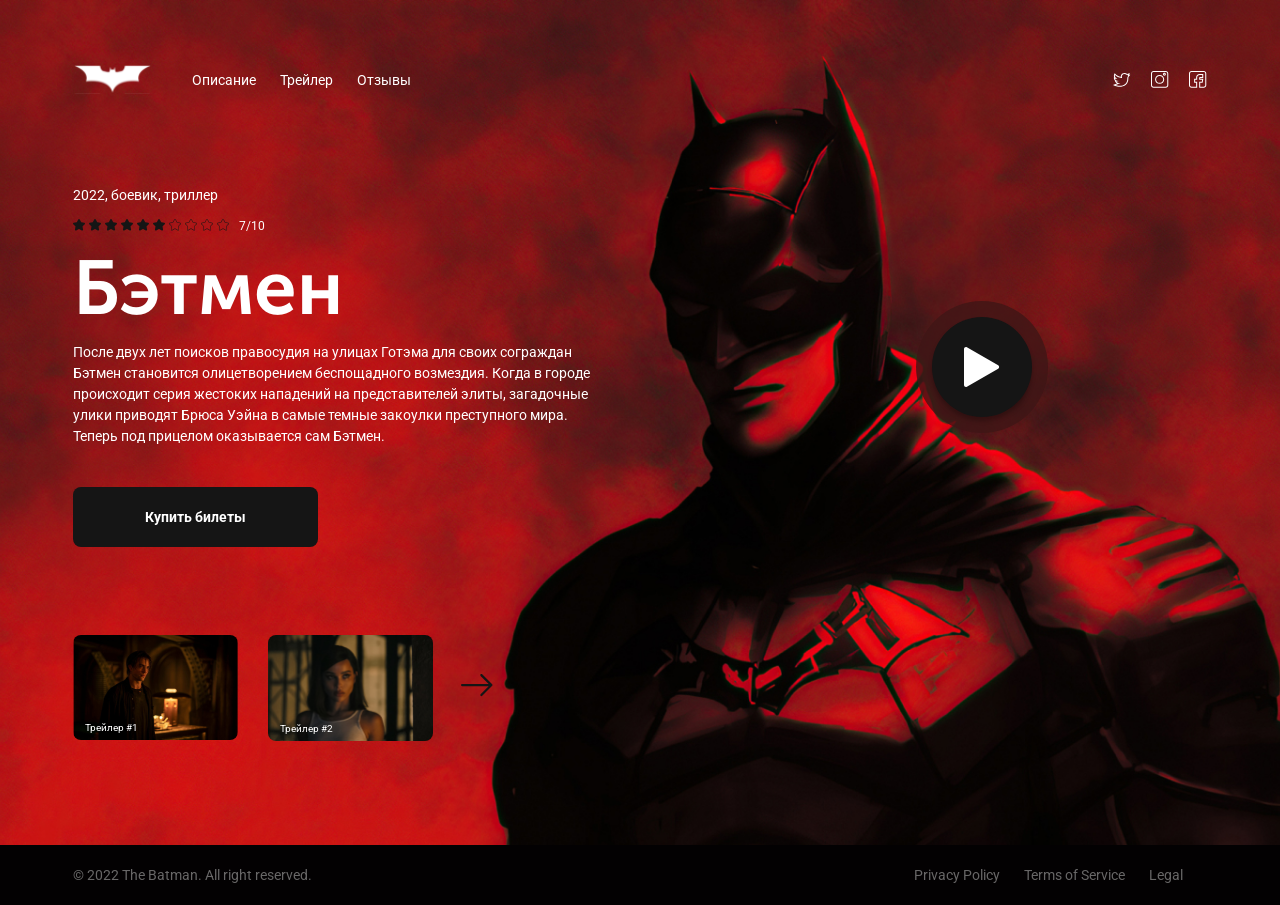
<file: index.html>
<!DOCTYPE html>
<html lang="en">
<head>
	<meta charset="UTF-8">
	<meta name="viewport" content="width=device-width, initial-scale=1.0">
	<title>Batman</title> 
	<link rel="preconnect" href="https://fonts.googleapis.com">
	<link rel="preconnect" href="https://fonts.gstatic.com" crossorigin>
	<link href="https://fonts.googleapis.com/css2?family=Roboto:wght@400;700&display=swap" rel="stylesheet">
	<link rel="stylesheet" href="https://unpkg.com/swiper@8/swiper-bundle.min.css"/>
	<link rel="stylesheet" href="css/style.css">
</head>
<body>

	<!-- wrapper -->
	<div class="wrapper">

		<!-- header -->
		<header class="header">
			<div class="_container">
				<div class="header__burger">
					<img src="img/svg/burger.svg" alt="photo">
				</div>
				<div class="header__body">
					<div class="header__logo">
						<img src="img/svg/logo.svg" alt="photo">
					</div>
					<nav class="header__nav nav">
						<ul class="nav__list">
							<li class="nav__item">
								<a href="#" class="nav__link">
									Описание 
								</a>
							</li>
								<li class="nav__item">
								<a href="#" class="nav__link">
									Трейлер
								</a>
							</li>
							<li class="nav__item">
								<a href="#" class="nav__link">
									Отзывы
								</a>
							</li>
						</ul>
					</nav>
					<div class="header__socials">
						<a href="#" class="header__social">
							<img src="img/svg/twitter.svg" alt="photo">
						</a>
						<a href="#" class="header__social">
							<img src="img/svg/instagram.svg" alt="photo">
						</a>
						<a href="#" class="header__social">
							<img src="img/svg/facebook.svg" alt="photo">
						</a>
					</div>
					<div class="header__menu-close">
						<img src="img/svg/close.svg" alt="photo">
					</div>
				</div>
			</div>
		</header>
		<!-- header -->

		<!-- main -->
		<main class="main">
			<!-- batman -->
			<section class="batman">
				<div class="_container">
					<div class="batman__body">
						<div class="batman__info">
							<div class="batman__offer">
								<small class="batman__sm">
									2022, боевик, триллер
								</small>
								<div class="batman__rating">
									<div class="batman__stars">
										<div class="batman__star star-active">
										    <img src="img/svg/star-active.svg" alt="photo">
									    </div>
									    <div class="batman__star star-active">
										    <img src="img/svg/star-active.svg" alt="photo">
									    </div>
									    <div class="batman__star star-active">
										    <img src="img/svg/star-active.svg" alt="photo">
									    </div>
									    <div class="batman__star star-active">
										    <img src="img/svg/star-active.svg" alt="photo">
									    </div>
									    <div class="batman__star star-active">
										    <img src="img/svg/star-active.svg" alt="photo">
									    </div>
									    <div class="batman__star star-active">
										    <img src="img/svg/star-active.svg" alt="photo">
									    </div>
									    <div class="batman__star star-active">
										    <img src="img/svg/not-active.svg" alt="photo">
									    </div>
									    <div class="batman__star">
										    <img src="img/svg/not-active.svg" alt="photo">
									    </div>
									    <div class="batman__star">
										    <img src="img/svg/not-active.svg" alt="photo">
									    </div>
									    <div class="batman__star">
										    <img src="img/svg/not-active.svg" alt="photo">
									    </div>
									</div>
									<div class="batman__number">7/10</div>
								</div>
								<h1 class="batman__title">
									Бэтмен
								</h1>
								<p class="batman__description">
									После двух лет поисков правосудия на улицах Готэма для своих сограждан Бэтмен становится олицетворением беспощадного возмездия. Когда в городе происходит серия жестоких нападений на представителей элиты, загадочные улики приводят Брюса Уэйна в самые темные закоулки преступного мира. Теперь под прицелом оказывается сам Бэтмен.
								</p>
								<a href="#" class="batman__button">
									Купить билеты
								</a>
							</div>
							<div class="batman__button-play">
								<div class="batman__button-dark">
									<img src="img/svg/play.svg" alt="photo">
								</div>
							</div>
						</div>
						<div class="batman-slider__wrap">
							<!-- Slider main container -->
							<div class="batman-slider swiper">
							  <!-- Additional required wrapper -->
							  <div class="batman-slider__wpapper swiper-wrapper">
								    <!-- Slides -->
								    <div class="batman-slider__slide swiper-slide">
								    	<a target="_blank" href="https://youtu.be/Sdp6VL_NBnY" class="batman-slider__link">
								    		<img src="img/slider/slide-1.png" alt="photo">
								    	</a>
								    	<span class="batman-slider__sp">
								    		Трейлер #1
								    	</span>
								    </div>
								    <div class="batman-slider__slide swiper-slide">
								    	<a target="_blank" href="https://youtu.be/zL4LFSbFPcw" class="batman-slider__link">
								    		<img src="img/slider/slide-2.png" alt="photo">
								    	</a>
								    	<span class="batman-slider__sp">
								    		Трейлер #2
								    	</span>
								    </div>
							  </div>
							</div>
							<div class="batman-slider__arrow">
								<img src="img/svg/arrow.svg" alt="photo">
							</div>
						</div>
					</div>
				</div>
			</section>
			<!-- batman -->
		</main>
		<!-- main -->

		<!-- footer -->
		<footer class="footer">
			<div class="_container">
				<div class="footer__body">
					<small class="footer__sm">
						© 2022 The Batman. All right reserved.
					</small>
					<ul class="footer__list">
						<li class="footer__item">
							<a href="#" class="footer__link">
								Privacy Policy
							</a>
						</li>
						<li class="footer__item">
							<a href="#" class="footer__link">
								Terms of Service
							</a>
						</li>
						<li class="footer__item">
							<a href="#" class="footer__link">
								Legal
							</a>
						</li>
					</ul>
				</div>
			</div>
		</footer>
		<!-- footer -->

		<div class="modal close">
			<div class="modal__inner">
				<iframe width="100%" height="100%" src="https://www.youtube.com/embed/zL4LFSbFPcw" title="YouTube video player" frameborder="0" allow="accelerometer; autoplay; clipboard-write; encrypted-media; gyroscope; picture-in-picture" allowfullscreen></iframe>
			</div>
		</div>

	</div>
	<!-- wrapper -->
	<script src="https://unpkg.com/swiper@8/swiper-bundle.min.js"></script>
	<script src="js/script.js"></script>
</body>
</html>
</file>
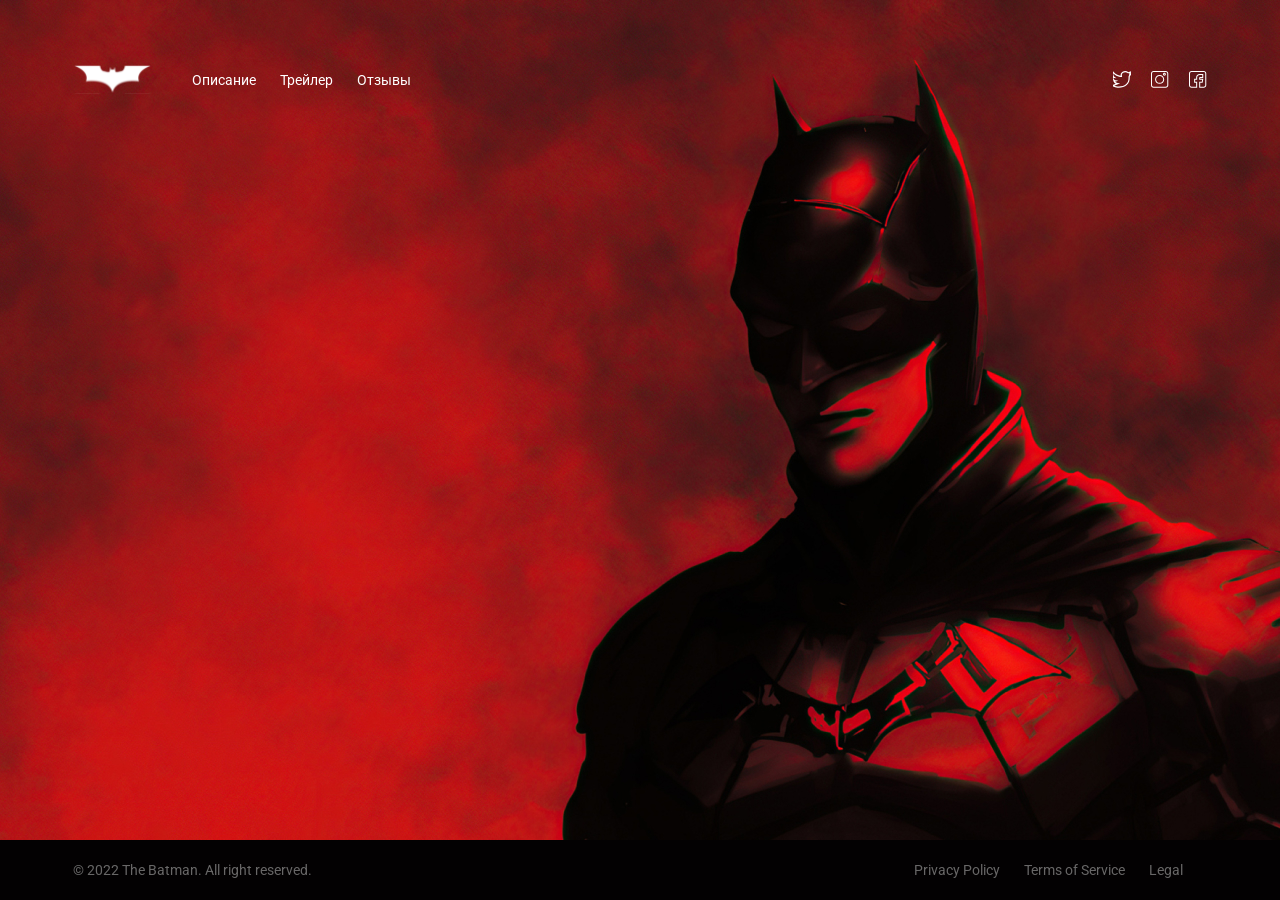
<file: batman/index.html>
<!DOCTYPE html>
<html lang="en">
<head>
	<meta charset="UTF-8">
	<meta name="viewport" content="width=device-width, initial-scale=1.0">
	<title>Batman</title>
	<link rel="stylesheet" href="css/style.css">
	<link rel="preconnect" href="https://fonts.googleapis.com">
	<link rel="preconnect" href="https://fonts.gstatic.com" crossorigin>
	<link href="https://fonts.googleapis.com/css2?family=Roboto:wght@400;700&display=swap" rel="stylesheet">
</head>
<body>

	<!-- wrapper -->
	<div class="wrapper">

		<!-- header -->
		<header class="header">
			<div class="_container">
				<div class="header__body">
					<div class="header__menu">
						<div class="header__logo">
							<img src="img/svg/logo.svg" alt="photo">
						</div>
						<nav class="header__nav nav">
							<ul class="nav__list">
								<li class="nav__item">
									<a href="#" class="nav__link">
										Описание 
									</a>
								</li>
								<li class="nav__item">
									<a href="#" class="nav__link">
										Трейлер
									</a>
								</li>
								<li class="nav__item">
									<a href="#" class="nav__link">
										Отзывы
									</a>
								</li>
							</ul>
						</nav>
					</div>
					<div class="header__socials">
						<a href="#" class="header__social">
							<img src="img/svg/twitter.svg" alt="photo">
						</a>
						<a href="#" class="header__social">
							<img src="img/svg/instagram.svg" alt="photo">
						</a>
						<a href="#" class="header__social">
							<img src="img/svg/facebook.svg" alt="photo">
						</a>
					</div>
				</div>
			</div>
		</header>
		<!-- header -->

		<!-- main -->
		<main class="main">
			
		</main>
		<!-- main -->

		<!-- footer -->
		<footer class="footer">
			<div class="_container">
				<div class="footer__body">
					<small class="footer__sm">
						© 2022 The Batman. All right reserved.
					</small>
					<ul class="footer__list">
						<li class="footer__item">
							<a href="#" class="footer__link">
								Privacy Policy
							</a>
						</li>
						<li class="footer__item">
							<a href="#" class="footer__link">
								Terms of Service
							</a>
						</li>
						<li class="footer__item">
							<a href="#" class="footer__link">
								Legal
							</a>
						</li>
					</ul>
				</div>
			</div>
		</footer>
		<!-- footer -->

		</div>
	<!-- wrapper -->

</body>
</html>
</file>
<file: css/style.css>
@font-face {
	font-family: 'Museo Sans Cyrl';
	src: url('../fonts/MuseoSansCyrl-700.eot');
	src: local('☺'), url('../fonts/MuseoSansCyrl-700.woff') format('woff'), 
					url('../fonts/MuseoSansCyrl-700.ttf') format('truetype'), 
					 url('../fonts/MuseoSansCyrl-700.svg') format('svg');
	font-weight: 700;
	font-style: normal;
}

* {
	margin: 0;
	padding: 0;
	border: none;
	box-sizing: border-box;
	text-decoration: none;
	list-style: none;
	outline: none; 
}

html,
body {
	width: 100%;
	height: 100%;
}

body {
	font-family: 'Roboto';
}

._container {
	max-width: 1134px;
	margin: 0 auto;
}

.wrapper {
	display: flex;
	flex-direction: column;
	min-height: 100%;
}

.main {
	flex: 1 1 auto;
}


/*header*/
.header {
	position: absolute;
	width: 100%;
	top: 65px;
}

.header__burger {
	display: none;
}

.header__burger img {
	display: block;
	width: 100%;
	height: 100%;
	object-fit: cover;
}

.header__body {
	display: flex;
	align-items: center;
	
}

.header__logo {
	order: 1;
	margin-right: 40px;
}

.header__logo img {
	display: block;
	width: 100%;
	height: 100%;
	object-fit: cover;
}

.header__nav {
	margin-right: auto;
	order: 2;
}

.nav {
}

.nav__list {
	display: flex;
	align-items: center;
	margin: 0px -12px;
}

.nav__item {
	padding: 0px 12px;
}

.nav__link {
	font-family: 'Roboto';
	font-style: normal;
	font-weight: normal;
	font-size: 14px;
	line-height: 16px;
	color: #FFFFFF;
}

.header__socials {
	display: flex;
	order: 3;
}

.header__social {
	margin-right: 20px;
}

.header__social:last-child {
	margin-right: 0px;
}

.header__social img {
	display: block;
	width: 100%;
	height: 100%;
	object-fit: contain;
}

.header__menu-close {
	display: none;
}
/*header*/


/*batman*/
.batman {
	background-image: url('../img/bg.jpg');
	background-repeat: no-repeat;
	background-size: cover;
	background-position: center top;
	padding: 187px 0px 104px 0px;
}

.batman__body {
}

.batman__info {
	max-width: 975px;
	display: flex;
	align-items: center;
	margin-bottom: 88px;
}

.batman__offer {
	flex: 0 1 55%;
}

.batman__sm {
	display: block;
	font-family: 'Roboto';
	font-style: normal;
	font-weight: normal;
	font-size: 14px;
	line-height: 16px;
	color: #FFFFFF;
	margin-bottom: 16px;
}

.batman__rating {
	display: flex;
	margin-bottom: 10px;
}

.batman__stars {
	display: flex;
	margin-right: 10px;
}

.batman__star {
	margin-right: 4px;
	cursor: pointer;
}

.batman__star:last-child {
	margin-right: 0px;
}

.batman__star img {
	display: block;
}

.star-active {
}

.batman__number {
	font-family: 'Roboto';
	font-style: normal;
	font-weight: normal;
	font-size: 12px;
	line-height: 14px;
	color: #FFFFFF;
}

.batman__title {
	font-family: 'Museo Sans Cyrl';
	font-style: normal;
	font-weight: 700;
	font-size: 76px;
	line-height: 91px;
	color: #FFFFFF;
	margin-bottom: 8px;
}

.batman__description {
	font-family: 'Roboto';
	font-style: normal;
	font-weight: normal;
	font-size: 14px;
	line-height: 150%;
	color: #FFFFFF;
	margin-bottom: 40px;
}

.batman__button {
	display: inline-block;
	width: 245px;
	height: 60px;
	background: #151515;
	border-radius: 8px;
	font-family: 'Roboto';
	font-style: normal;
	font-weight: bold;
	font-size: 14px;
	line-height: 16px;
	color: #FFFFFF;
	text-align: center;
	padding: 22px 0px;
}

.batman__button-play {
	width: 132px;
	height: 132px;
	border-radius: 50%;
	background-color: rgba(63, 22, 22, 0.8);
	display: flex;
	justify-content: center;
	align-items: center;
	margin-left: auto;
	cursor: pointer;
	flex-shrink: 0; /*чтобы при адаптиве кнопка play не сжималась, т.к 
					у нас контент с кнопкой по центру и то что слева контент
					растягивается, то кнопка вместе с ним сжимается и
					   						таким образрм мы ей запретили 
					   										сжиматься*/
}

.batman__button-dark {
	width: 100px;
	height: 100px;
	border-radius: 50%;
	display: flex;
	justify-content: center;
	align-items: center;
	background-color: #151515;
	box-shadow: 0px 4px 4px rgba(0, 0, 0, 0.25);
}


/*batman-slider*/

.batman-slider__wrap {
	max-width: 420px;
	display: flex;
	align-items: center;
}

.batman-slider {
	
}

.swiper {
}

.batman-slider__wpapper {
}

.swiper-wrapper {
}

.batman-slider__slide {
	position: relative;
}

.batman-slider__link {

}

.batman-slider__link img {
	display: block;
	width: 100%;
	height: 100%;
	object-fit: cover;
	border-radius: 8px;
}

.batman-slider__sp {
	position: absolute;
	bottom: 6px;
	left: 12px;
	font-family: 'Roboto';
	font-style: normal;
	font-weight: normal;
	font-size: 10px;
	line-height: 12px;
	color: #FFFFFF;
}

.swiper-slide {
}

.batman-slider__arrow {
	margin-left: 28px;
	cursor: pointer;
}

/*batman-slider*/

/*batman*/


/*footer*/
.footer {
	background-color: #030102;
}

.footer__body {
	display: flex;
	justify-content: space-between;
	align-items: center;
	padding: 20px 0px;
}

.footer__sm {
	font-family: 'Roboto';
	font-style: normal;
	font-weight: normal;
	font-size: 14px;
	line-height: 20px;
	color: #686767;
}

.footer__list {
	display: flex;
	align-items: center;
	margin: 0px 12px;
}

.footer__item {
	padding: 0px 12px;
}

.footer__link {
	font-family: 'Roboto';
	font-style: normal;
	font-weight: normal;
	font-size: 14px;
	line-height: 20px;
	color: #686767;
}
/*footer*/

.modal {
	position: fixed;
	top: 0;
	left: 0;
	width: 100%;
	height: 100%;
	display: flex;
	justify-content: center;
	align-items: center;
	overflow-y: auto;
	overflow-x: hidden;
	background-color: rgb(0, 0, 0, 0.5);
	padding: 3rem 000;
	z-index: 100;
	display: none;
}

.modal__inner {
	width: 60rem;
	height: 35rem;
}


.active {
	display: flex;
}


/*Respontive*/
@media screen and (max-width:1200px ) {
	._container {
		max-width: 960px;
	}
}

@media screen and (max-width:992px ) {
	._container {
		max-width: 720px;
	}
}

@media screen and (max-width:768px ) {
	._container {
		max-width: 540px;
	}

	.batman__info {
		flex-direction: column;
	}

	.batman__offer {
		margin-bottom: 70px;
	}

	.batman__button-play {
		margin-left: 0;
	}

	.batman-slider__wrap {
		max-width: 164px;
	}

	.batman-slider__arrow {
		display: none;
	}

	.footer__body {
		flex-direction: column;	
		align-items: flex-start;
		padding: 30px 0px;
	}

	.footer__sm {
		margin-bottom: 8px;
	}

	.footer__list {
		margin: 0;
	}

	.footer__item {
		padding: 0;
		margin-right: 25px;
	}

	.footer__item:last-child {
		padding: 0;
		margin-right: 0px;
	}
}

@media screen and (max-width:576px ) {
	._container {
		max-width: 90%;
	}

	.header {
		top: 0;
	}

	.header ._container {
		margin: 0 0 0 auto;
	}

	.header__burger {
		display: block;
		position: absolute;
		top: 25px;
		right: 25px;
	}

	.header__body {
		position: relative;
		display: none;
		flex-direction: column;
		justify-content: center;
		width: 250px;
		height: 250px;
		margin: 0 0 0 auto;
		background-color: #151515;
	}

	.header__logo {
		order: 1;
		margin: 0 0 35px 0;
	}

	.header__nav {
		order: 3;
		margin: 0;
	}

	.nav__list {
		flex-direction: column;
		margin: -8.5px 0px;
	}

	.nav__item {
		padding: 8.5px 0px;
	}

	.nav__link {
	}

	.header__socials {
		justify-content: center;
		margin: 0 0 23px 0;
		order: 2;
	}

	.header__menu-close {
		display: block;
		position: absolute;
	    top: 27px;
	    left: 188px;
	}

	.batman {
		background-position: -660px top;
	}

	.modal {
		padding: 3rem;
	}

	.modal__inner {
		width: 100%;
		height: 20rem;
	}
}

@media screen and (max-width:445px ) {
	._container {
		max-width: 90%;
	}

	.batman {
		background-position: -858px top;
	}
}

@media screen and (max-width:347px ) {
	._container {
		max-width: 90%;
	}

	.batman {
		background-position: -904px top;
	}
}
</file>
<file: batman/css/style.css>
* {
	margin: 0;
	padding: 0;
	border: none;
	box-sizing: border-box;
	text-decoration: none;
	list-style: none;
	outline: none; 
}

html,
body {
	width: 100%;
	height: 100%;
}

body {
	font-family: 'Roboto';
	background-image: url('../img/bg.jpg');
	background-repeat: no-repeat;
	background-size: cover;
}

._container {
	max-width: 1134px;
	margin: 0 auto;
}

.wrapper {
	display: flex;
	flex-direction: column;
	min-height: 100%;
}

.main {
	flex: 1 1 auto;
	padding-top: 187px;
}


/*header*/
.header {
	position: absolute;
	width: 100%;
	top: 65px;
}

.header__body {
	display: flex;
	align-items: center;
	justify-content: space-between;
}

.header__menu {
	display: flex;
	align-items: center;
}

.header__logo {
}

.header__logo img {
	display: block;
	width: 100%;
	height: 100%;
	object-fit: cover;
}

.header__nav {
	margin-left: 40px;
}

.nav {
}

.nav__list {
	display: flex;
	align-items: center;
	margin: 0px -12px;
}

.nav__item {
	padding: 0px 12px;
}

.nav__link {
	font-family: 'Roboto';
	font-style: normal;
	font-weight: normal;
	font-size: 14px;
	line-height: 16px;
	color: #FFFFFF;
}

.header__socials {
	display: flex;
	margin: 0px -10px;
}

.header__social {
	padding: 0px 10px;
}

.header__social img {
	display: block;
	width: 100%;
	height: 100%;
	object-fit: cover;
}
/*header*/


/*footer*/
.footer {
	background-color: #030102;
}

.footer__body {
	display: flex;
	justify-content: space-between;
	align-items: center;
	padding: 20px 0px;
}

.footer__sm {
	font-family: 'Roboto';
	font-style: normal;
	font-weight: normal;
	font-size: 14px;
	line-height: 20px;
	color: #686767;
}

.footer__list {
	display: flex;
	align-items: center;
	margin: 0px 12px;
}

.footer__item {
	padding: 0px 12px;
}

.footer__link {
	font-family: 'Roboto';
	font-style: normal;
	font-weight: normal;
	font-size: 14px;
	line-height: 20px;
	color: #686767;
}
/*footer*/
</file>
